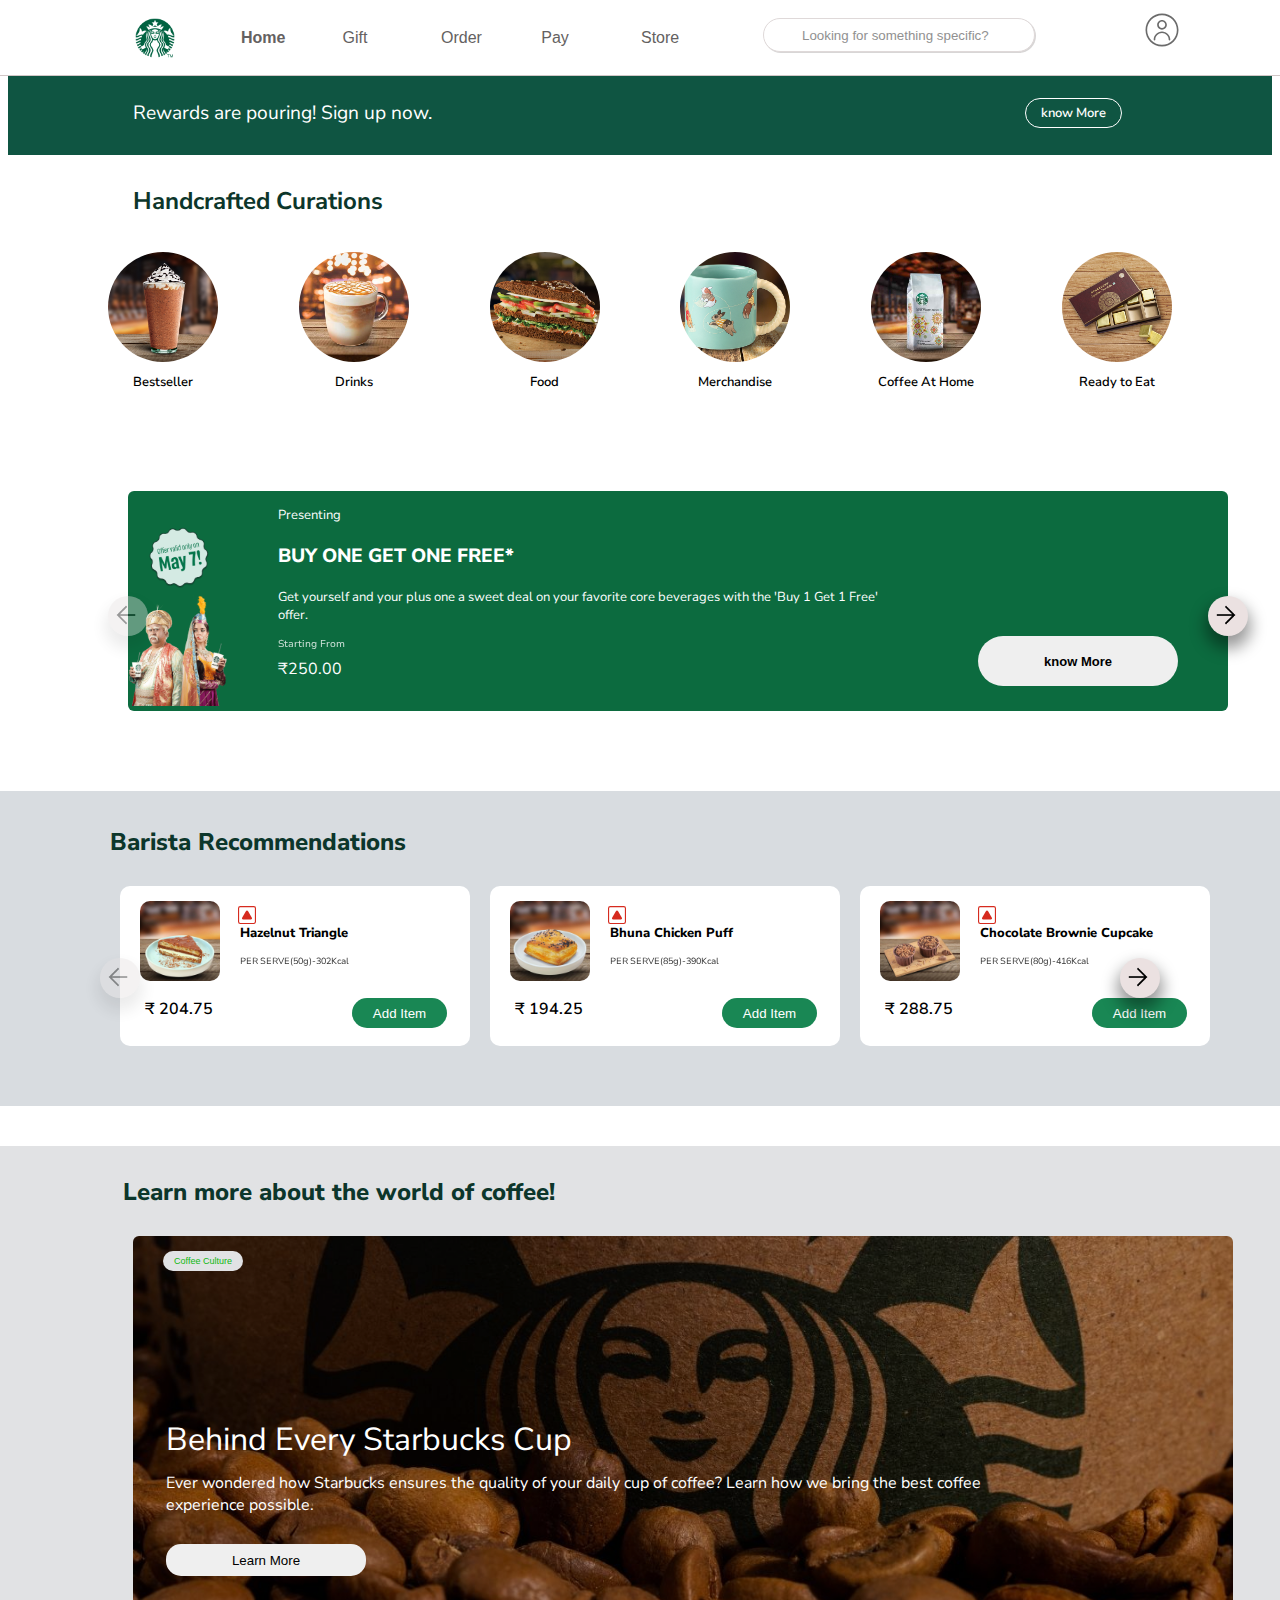
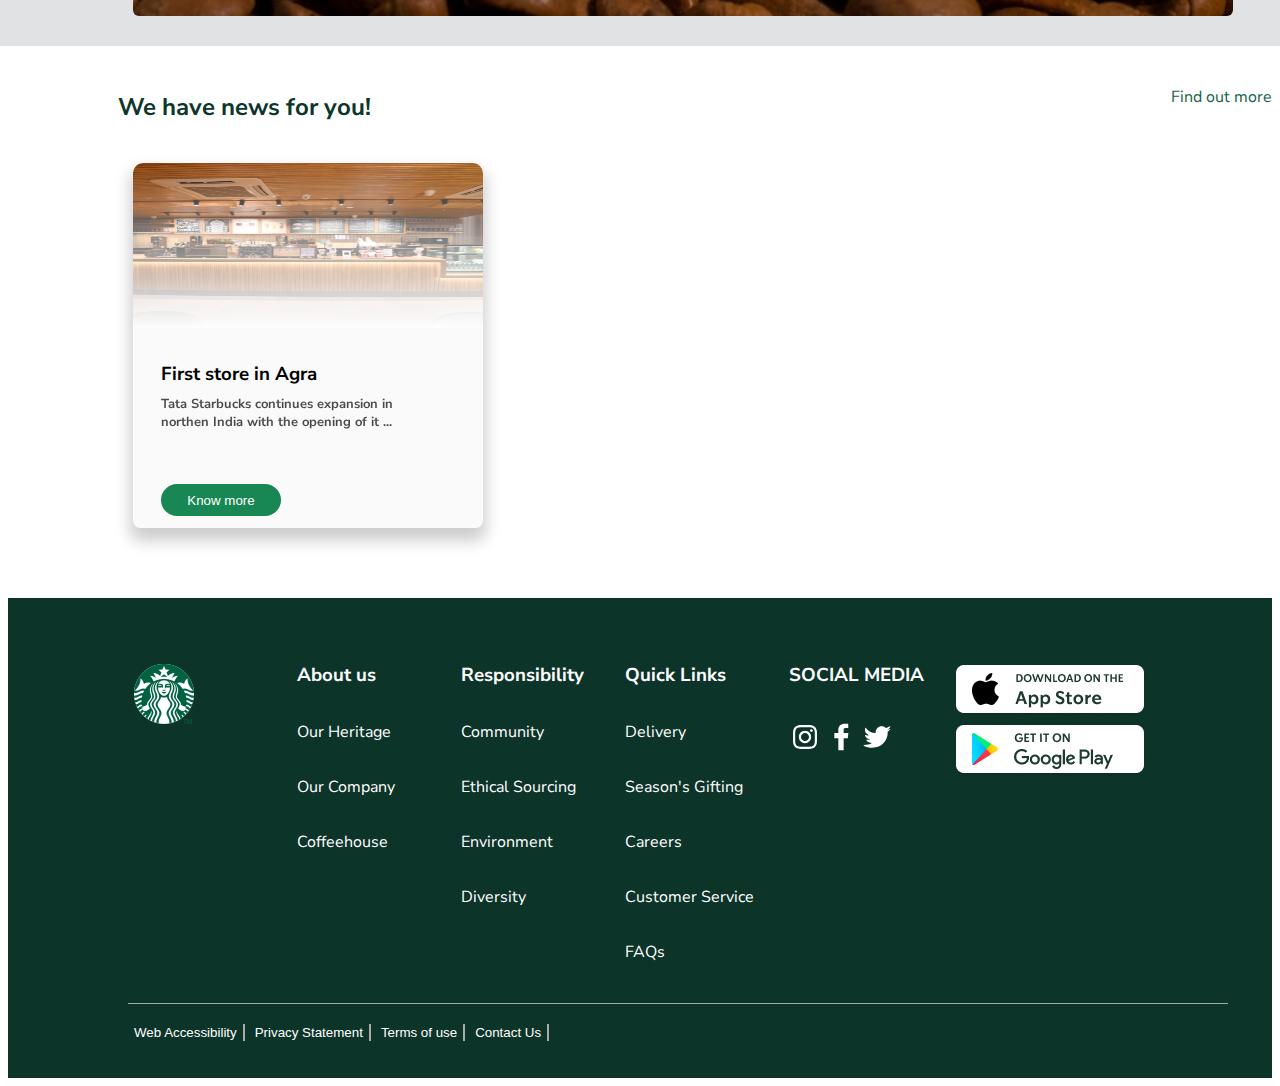
<file: index.html>
<!DOCTYPE html>
    <html>
    <head>
      <title>Starbucks Coffee Company</title>
      <link rel="icon" type="image/x-icon" href="favicon.png">
      <link rel="preconnect" href="https://fonts.googleapis.com">
<link rel="preconnect" href="https://fonts.gstatic.com" crossorigin>
<link href="https://fonts.googleapis.com/css2?family=Nunito+Sans:wght@300;400;500;600;700&family=Open+Sans:wght@300;400;500;600&family=Roboto:wght@400;500;700&display=swap" rel="stylesheet">
      <link rel="stylesheet" href="starbuckscss.css">
      <link rel="stylesheet" href="header.css">
      </head>
      <body style>
        <div class="header">
          <div class="left-section">
            <img class="starbucks-logo
            " src="logos/logo.png">
            <button class="homebutton"> <b>Home</b></button>
            <button>Gift</button>
            <button>Order</button>
            <button>Pay</button>
            <button>Store</button>
          </div>
          <div class="right-section">
              <input class="search-box" type="text"
                placeholder="Looking for something specific?"> 
                <div class="account">
                  <img class="account-logo" src="logos/accountLogo.svg">
                </div>
          </div>
          </div>
          <div class="main-body">
            <div class="instruction">
              <p class="initial-signup-instruction">Rewards are pouring! Sign up now.</p>
              <div class="know-more">know More</div>
            </div>
            <div style="margin-left: 125px;"> <h2 class="handcraft">Handcrafted Curations</h2>
            </div>
              <div class="categories">
                <div><img src="logos/bestseller.jpg" >
                  <figcaption >Bestseller</figcaption></div>
                <div> <img src="logos/Drinks.jpg" >
                  <figcaption >Drinks</figcaption></div>
                <div><img src="logos/Food.jpg" >
                  <figcaption >Food</figcaption></div>
                <div><img src="logos/Merchandise.jpg" >
                  <figcaption >Merchandise</figcaption></div>
                <div><img src="logos/CoffeeAtHome.jpg" >
                  <figcaption >Coffee At Home</figcaption></div>
                <div><img src="logos/ReadyToEat.jpg" >
                  <figcaption >Ready to Eat</figcaption></div>
              
            </div>

              
                <div class="slides">
              <div class="leftarrow">  <img  src="card slider/left.png" alt="">  </div>
              <div  class="rightarrow">  <img src="card slider/right.png" alt=""></div>
                       
                 
                  <img class="ad-img" src="sliderlogos/Banne_Icon_AA_31f5660a8e.png">
                  <p style="padding-top: 15px;
                  font-size: small;
                  
                  ">Presenting</p>
                  <p style="font-size: larger;
                  font-weight: 800;
                  ">BUY ONE GET ONE FREE*</p>
                  <p style="font-size: small;">Get yourself and your plus one a sweet deal on your favorite core beverages with the 'Buy 1 Get 1 Free' offer.</p>
                  <p style="height: 5px;
                   font-size: x-small;
                   opacity: .8;
                   ">Starting From</p>
                  <p style="padding-bottom:25px ;">₹250.00</p>
                    <div class="know">
                    <button >
                      know More
                      </button>
            </div>
          </div>

            <div class="barista-recommendations">
              <h2 class="sub-title" >Barista Recommendations</h2>
             
                <div class="card-slider">
                  <div class="leftarrow">  <img  src="card slider/left.png" alt="">  </div>
                  <div  class="rightarrow">  <img src="card slider/right.png" alt=""></div>
                <div class="card">
                    <img class="food-items" src="card slider/112595.webp">
                    <button>Add Item</button>
                    <img class="red" src="sliderlogos/red.svg" alt="">
                     <p class="food-names">Hazelnut Triangle</p>
                     <p class="per-serve">PER SERVE(50g)-302Kcal</p>
                     <p class="food-rate">₹ 204.75</p>

               </div>
               <div class="card">
                <img class="food-items" src="card slider/112601.webp">
                <button>Add Item</button>
                <img class="red" src="sliderlogos/red.svg" alt="">
                 <p class="food-names">Bhuna Chicken Puff</p>
                 <p class="per-serve">PER SERVE(85g)-390Kcal</p>
                 <p class="food-rate">₹ 194.25</p>

              </div>
              <div class="card">
                <img class="food-items" src="card slider/113008.webp">
                <button>Add Item</button>
                <img class="red" src="sliderlogos/red.svg" alt="">
                 <p class="food-names">Chocolate Brownie Cupcake</p>
                 <p class="per-serve">PER SERVE(80g)-416Kcal</p>
                 <p class="food-rate">₹ 288.75</p>
            </div>
          </div>
        </div>

     <div class="coffee-culture">
         <h2 class="sub-title-2" >Learn more about the world of coffee!</h2>
        <div class="big-logo">
             <img src="logos/starbucks.jpg" alt="">

             <button class="coffee-culture-button">Coffee Culture</button>
             <p style="top: 150px;
             font-size: xx-large;">Behind Every Starbucks Cup</p>
             <p style="top: 220px;
             width: 850px;">Ever wondered how Starbucks ensures the quality of your daily cup of coffee? Learn how we bring the best coffee experience possible. </p>
             <button class="learn-more">Learn More</button>
     
            </div>
            </div>
            <div class="text-div">
              <h2 class="ad-text">We have news for you!</h2>
              <p class="extra-ad">Find out more </p>
            </div>
            <div class="agra-container">
              <div class="agra">
                <img src="logos/AGRA_STORE_1620_x_1620_1165028f1a.jpg" alt="">
                <div class="gradient"></div>
  
              </div>
              <div class="agra-text">
                 <h3>First store in Agra</h3>
                 <p style="margin-top: -10px;
                 
                 opacity: .7 ;
                 ">Tata Starbucks continues expansion in northen India with the opening of it ...</p>
                 <button>Know more</button>
              </div>
            </div>
            <div class="footer">
              <div class="footer-details">
                <div class="logo">
                  <img src="logos/logo.png" alt="">
                </div>
                <div class="aboutus">
                  <h3>
                    About us
                  </h3>
                  <p>Our Heritage</p>
                  <p>Our Company</p>
                  <p>Coffeehouse</p>
                </div>
                <div class="responsibility">
                  <h3>
                 Responsibility
                  </h3>
                  <p>Community</p>
                  <p>Ethical Sourcing
                  </p>
                  <p>Environment</p>
                  <p>Diversity</p>
                </div>
                <div class="quik-links">
                  <h3>Quick Links</h3>
                  <p>Delivery</p>
                  <p>Season's Gifting</p>
                  <p>Careers</p>
                  <p>Customer Service</p>
                  <p>FAQs</p>
                </div>
                <div class="social-media">
                  <h3>SOCIAL MEDIA</h3>
                  <p>
                    <img src="footerlogos/instagram.svg" alt="">
                    <img src="footerlogos/facebook.svg" alt="">
                    <img src="footerlogos/twitter.svg" alt="">
                  </p>
                </div>
                <div class="op-image">
                  <img src="footerlogos/appstoreiOS.png" alt="">
                  <img src="footerlogos/appstoreAndroid.png" alt="">
                </div>
              </div>
              <div class="underline">
              <button>Web Accessibility</button>
              <button>Privacy Statement</button>
              <button>Terms of use</button>
              <button>Contact Us</button>
              </div>

            </div>
        
           
          
        </body>
      </html>
</file>
<file: starbuckscss.css>
body{
  overflow-x: hidden;
  font-family: 'Nunito Sans', sans-serif;
}
.instruction {
  
  display: flex;
  align-items: center;
  color: white;
  background-color: rgb(15, 85, 66);
  height: 85px;
  font-size: larger;
  margin-bottom: 30px;
  

}


.know-more {
  position: absolute;
  right: 150px;
  font-size: small;
  font-weight: 600;
  border: 1px solid white;
  width: 95px;
  height: 23px;
  border-radius: 18px;
  text-align: center;
  padding-top: 5px;

  }

.initial-signup-instruction {
  position: absolute;
  left: 125px;


}


.categories img{
height: 110px;
border-radius: 55px; 
}
.categories{
  font-size: small;
  font-weight: 600;
 margin-left: 40px;
 margin-right: 60px;
  padding-left: 20px;
  margin-top: 35px;
  display: flex;
  flex-direction: row;
  justify-content: space-around;

}
.categories img:hover{
  border: 2px solid  #0c6b3f;
  filter: blur(100%);
  height: 106px;

}
.categories figcaption{
  padding-top: 6px;
  text-align: center;
}
.main-body{
margin-top: 70px;
position: relative;
}
.handcraft{
  color:rgb(12, 54, 43) ;
}
  .ad-img{
    height: 200px;
  position: absolute;
  bottom: 5px;
 }
 .rightarrow{
  z-index: 5;
  width: 40px;
  height: 40px;
  border-radius: 20px;
  position: absolute;
  top: 105px;
  right: -20px;
  background-color: rgb(235, 225, 225);
  box-shadow: 0 10px 16px 3px rgba(0,0,0,0.4);
 }
 .rightarrow img{
  margin-left: 4px;
  margin-top: 5px;
  object-fit: contain;
  width: 28px;
  height: 28px;
 
 }
 
 .leftarrow{
  z-index: 5;
  width: 40px;
  height: 40px;
  border-radius: 20px;
  opacity: .4;
  background-color: rgb(228, 224, 224);
  position: absolute;
  top: 105px;
  left: -20px;
  box-shadow: 0 10px 16px 3px rgba(0,0,0,0.2);
  
 }
 .leftarrow img{
  margin-left: 4px;
  margin-top: 5px;
  object-fit: contain;
  width: 28px;
  height: 28px;
  z-index: 1;
 }
 

  .slides{
    margin-top: 100px;
    background-color: #0c6b3f;
    height: 220px;
    border-radius: 6px;
    width: 1100px;
    position: relative;
   margin-left: 120px;
   position: relative;
  
  }

  .slides p{
    display: flex;
    flex-direction: column;
  color: white;
 margin-left: 150px;
 width: 630px;

}
.know{
 position: absolute;
 bottom:25px ;
 right: 50px;
 
}
.know button{
height: 50px;
width:200px ;
border-radius: 30px;
border: none;
font-size: small;
font-weight: 600;
}


.barista-recommendations{
 background-color: #d8dce0;
  height: 315px;
  margin-left: -8px;
  margin-right: -8px;
  margin-top: 80px;
  position: relative;
  
}
 .sub-title{
  font-weight: 800;
  position: absolute;
  margin-left:110px ;
  margin-top: 35px;
  color:rgb(12, 54, 43) ;
 }
.card-slider{
  display: flex;
  position: absolute;
  top: 95px;
  height: 160px;
  padding-left: 120px;
  position: relative;
}
.card-slider .rightarrow{
  position: absolute;
  right: 120px;
  top: 72px;
}
.card-slider .leftarrow{
  position: absolute;
  top: 72px;
  left: 100px;
}
.card{
  width: 350px;
  background-color: white;
  border-radius: 10px;
  position: relative;
  margin-right: 20px;

}
.food-items{
  width: 80px;
  height: 80px;
  object-fit: cover;
  position: absolute;
  top: 15px;
  left: 20px;
  border-radius: 10px;

}
.card button{
  position: absolute;
  right: 23px;
  bottom: 18px;
   width: 95px;
   height: 30px;
   border-radius: 15px;
   border: none;
   background-color:#198754;
   color: white;
}
.card button:hover,
.agra-text Button:hover{
  cursor: pointer;
   background-color: #0d3429;
}
.red{
  position: absolute;
  width: 18px;
  top: 20px;
  left: 118px;
}
.food-names{
  position: absolute;
  left: 120px;
  top: 25px;
  font-size: small;
  font-weight: 800;
}
.per-serve{
  position: absolute;
  top: 60px;
  left: 120px;
  font-size: xx-small;
  opacity: .8;

}
.food-rate{
  position: absolute;
  bottom: 10px;
  left: 25px;
  font-weight: 600;
}
.coffee-culture{
  background-color:#e1e2e4;;
  margin-top: 40px;
  height: 500px;
  margin-right: -10px;
  position: relative;
  margin-left: -25px;
  
}
.sub-title-2{
  font-weight: 800;
  margin-left: 140px;
  position: absolute;
  top: 10px;
  color:rgb(12, 54, 43) ;
}
.big-logo{
  position: absolute;
  top: 90px;
  left: 150px;
  bottom: 30px;
  right: 140px;
  border-radius: 6px;
  position: relative;
 

}
.big-logo img{
  width:1100px ;
  height: 380px;
  border-radius: 6px;
  object-fit: cover;
  filter: brightness(70%);
  transition: .015s;
  
 

}
.big-logo:hover{

  cursor: pointer;
  filter: brightness(70%);
  
}
.coffee-culture-button{
  position: absolute;
  top: 15px;
  left: 30px;
  width: 80px;
  height: 20px;
  background-color:#e1e2e4;
  font-size: xx-small;
  border-radius: 25px;
  color: rgb(15, 184, 15);
  border: none;
}
.big-logo p{
  position: absolute;
  left: 33px;  
  color: white;                  
}
.learn-more{
  position: absolute;
  left: 33px;
  top: 308px;
  width: 200px;
  height: 32px;
  border-radius: 15px;
  border: none;
}
.ad-text{
  margin-left: 110px;
   margin-top: 45px;
   color:rgb(12, 54, 43) ;
}
.extra-ad{
 margin-top: 40px;
margin-left: 800px;
color:rgb(23, 95, 76) ;
}
.text-div{
  display: flex;
  flex-direction: row;
  vertical-align: text-top;
}
.agra{
  position: relative;
  display: flex;
  width: 350px;
  height: 165px;
  margin-top: 20px;
 
  border-top-right-radius: 10px;
  border-top-left-radius: 10px;
 
  
} 
.agra img{
  object-fit: fill;
  width: 350px;
  height: 165px;
  border-top-right-radius: 10px;
  border-top-left-radius: 10px;
}
.agra-container{
  margin-left: 125px;
  width: 350px;
  height: 365px;
  box-shadow: 0 10px 16px 3px rgba(0,0,0,0.2);
  transition: .3s;
  border-radius: 8px;
}


.gradient{
position: absolute;
height: 100%;
width: 100%;
background-image: linear-gradient( to top,
white,rgba(255, 255, 255,0));
opacity: .99;


}
.agra-text{
  width:322px ;
  height: 186px;
  margin-top: -1px;
  padding-top: 15px;
  padding-left: 28px;
  
 border-bottom-left-radius: 10px;
 border-bottom-right-radius: 10px;
 background-color: #fafafa;}
.agra-text p{
  width: 250px;
  font-size: small;
  font-weight: 700;
}
.agra-text button{
  margin-top: 40px;
  width: 120px;
  height: 32px;
  text-align: center;
  background-color:#198754;
  border-radius: 18px;
  border: none;
  color: white;

}

.footer{
  height: 480px;
  margin-top: 70px;
  background-color: #0d3429;
  position: relative;
}
.footer-details{
  position: absolute;
  display: flex;
  top: 40px;
 flex-direction: row;
 height: 330px;
 margin-left: 120px;
 margin-right: 120px;
 position: relative;
}
.footer-details div{
  justify-content: space-between;
 color: white;
  height: 300px;
  width: 210px;
  margin: 5px;

}
.footer-details p{
  margin-top: 33px;
}
.logo,
.op-image{
  padding-top: 20px;
}
.underline {
  height: 65px;
  width: 1100px;
  margin-left: 120px;
  margin-top: 75px;
 border-top: 1px;
 border-top-color: rgba(255,255,255,0.6);
 border-top-style: solid;

}
.underline button{
  background-color: #0d3429;
border-bottom: none;
border-left: none;
border-top: none;
  border-color: white;
  color: white;
  margin-top: 20px;
}
.footer p:hover,
.underline button:hover{
  cursor: pointer;
  opacity: .4;
}


.know button:hover,
.card:hover,
.slides:hover,
.instruction:hover,
.rightarrow:hover,
.learn-more:hover,
.coffee-culture-button:hover,
.agra-container:hover,
.footer-details div:hover
{
  cursor: pointer;
}
</file>
<file: header.css>
.header {
  font-family: 'Open Sans', sans-serif;
  display: flex;
  flex-direction: row;
  height: 75px;
  justify-content: space-between;
  position: fixed;
  top: 0;
  right: 0;
  left: 0;
  border-bottom-color: rgb(209, 199, 199);
  border-bottom-width: 1px;
  border-bottom-style: solid;
  z-index: 100;
  position: relative;
  position: fixed;
  background-color: white;
}

.left-section {
  display: flex;
  align-items: center;
   margin-left: 135px;
  
}

.left-section button {
  border: none;
  background-color: white;
  width: 40px;
  margin-left: 60px;
  font-size: medium;
  color: rgb(100, 97, 97);
}

.left-section button:hover{
  cursor: pointer;
}


.starbucks-logo {
  height: 40px;
}
.starbucks-logo:hover{
  cursor:pointer
}

.search-box {
  position: absolute;
  padding-left: 38px;
  right: 245px;
  top: 18px;
  width: 230px;
  height: 30px;
  border-radius: 20px;
  background-image: url(https://www.starbucks.in/assets/icon/search.svg);
  background-repeat: no-repeat;
  background-position: 12px;
  border: solid 1px rgb(216, 208, 208);
  opacity: .8;
  box-shadow: 1px 1px rgb(207, 205, 205);
}

.account {
  position: absolute;
  right: 100px;
  padding-top: 12px;

}
.account:hover{
  cursor: pointer;
}
/* .homebutton{
  text-align: left;
  width: 55px;
  height: 40px;
  border-bottom-color: black;
  border-bottom: 2px;
  border-bottom-style: solid;
  background-color: black;

} */
</file>
